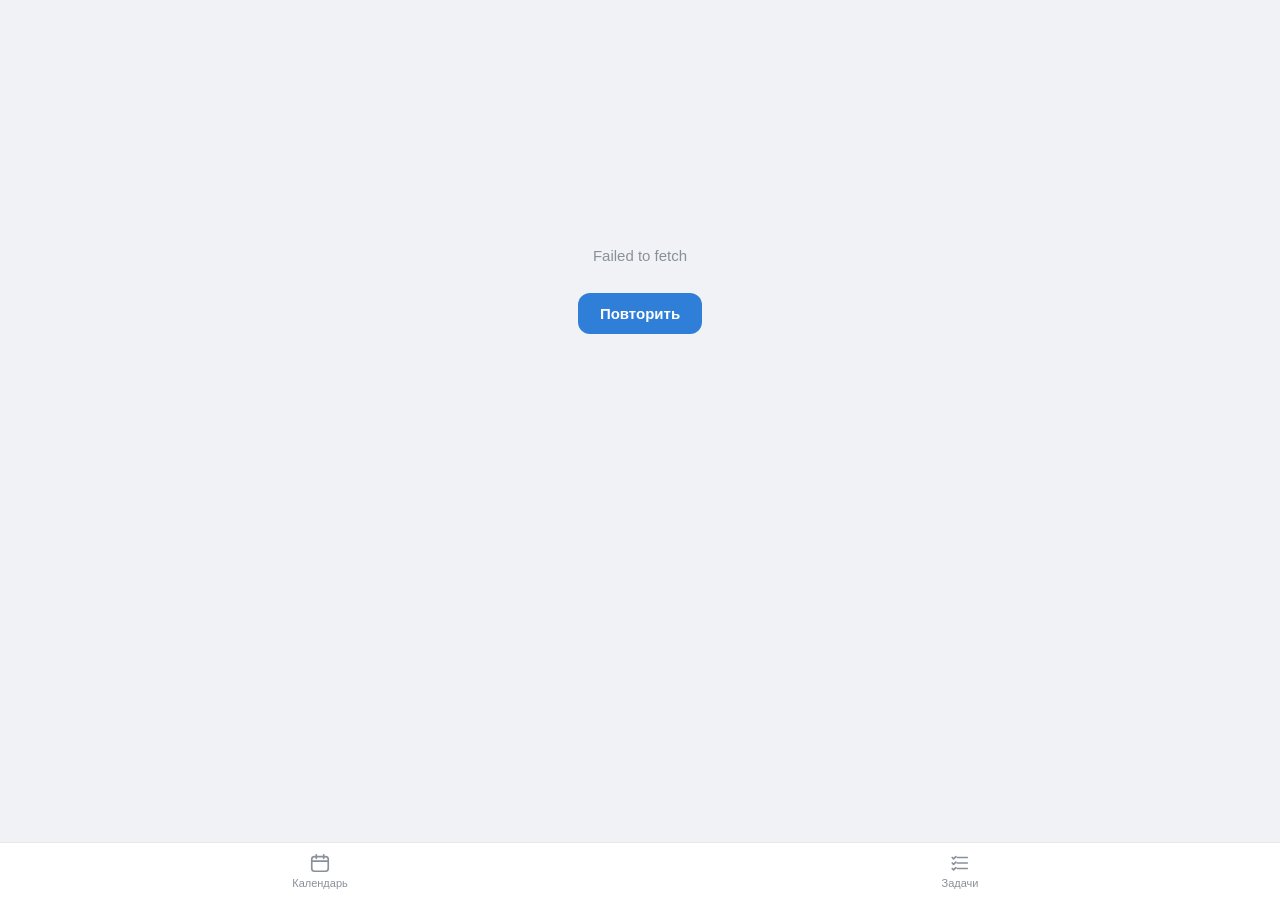
<file: index.html>
<!doctype html>
<html lang="ru">
<head>
  <meta charset="utf-8">
  <meta name="viewport" content="width=device-width, initial-scale=1, maximum-scale=1, viewport-fit=cover">
  <title>ГПиАС</title>
  <script src="https://telegram.org/js/telegram-web-app.js"></script>
  <link rel="stylesheet" href="style.css">
</head>
<body>
  <main id="view"></main>

  <nav class="tabbar">
    <button data-action="tab" data-tab="calendar">
      <svg viewBox="0 0 24 24"><rect x="3" y="5" width="18" height="16" rx="3"/><path d="M3 10h18M8 3v4M16 3v4"/></svg>
      <span>Календарь</span>
    </button>
    <button data-action="tab" data-tab="tasks">
      <svg viewBox="0 0 24 24"><path d="M9 6h11M9 12h11M9 18h11"/><path d="m3.5 6 1.5 1.5L7.5 5M3.5 12l1.5 1.5 2.5-2.5M3.5 18l1.5 1.5 2.5-2.5"/></svg>
      <span>Задачи</span>
    </button>
  </nav>

  <div id="sheet" class="sheet" hidden>
    <div class="sheet-backdrop" data-action="close-sheet"></div>
    <div class="sheet-panel" id="sheet-panel"></div>
  </div>
  <div id="toast" class="toast" hidden></div>

  <script src="config.js"></script>
  <script src="app.js"></script>
</body>
</html>
</file>
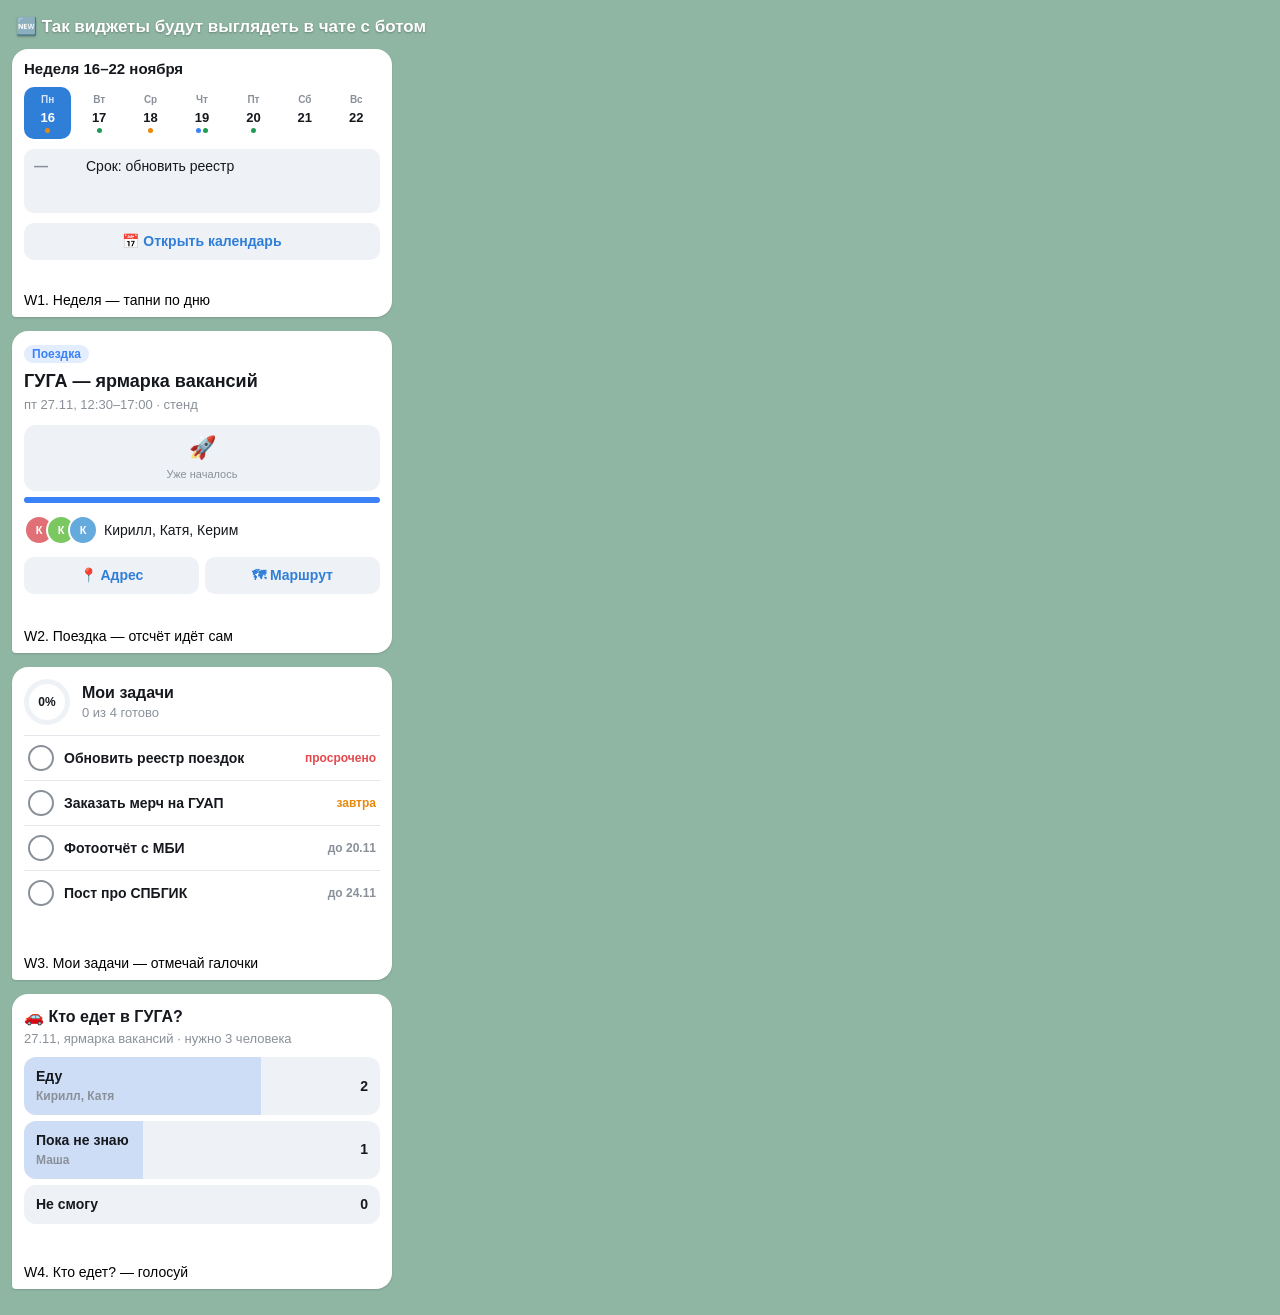
<file: widgets.html>
<!doctype html><html lang=ru><head><meta charset=utf-8><meta name=viewport content="width=device-width,initial-scale=1"><title>Виджеты ГПиАС — превью</title><script src="https://telegram.org/js/telegram-web-app.js"></script><style>body{margin:0;padding:12px;background:#8fb5a3;font:15px -apple-system,Roboto,sans-serif}h1{font-size:17px;color:#fff;text-shadow:0 1px 2px #0004;margin:4px 4px 12px}.msg{max-width:380px;background:#fff;border-radius:16px 16px 16px 4px;margin:0 0 14px;overflow:hidden;box-shadow:0 1px 2px #0002}iframe{display:block;width:100%;border:0;height:200px}.cap{padding:6px 12px 9px;font-size:14px}.t{position:fixed;left:50%;bottom:24px;transform:translateX(-50%);background:#000c;color:#fff;padding:8px 14px;border-radius:10px;font-size:14px;display:none}</style></head><body><h1>🆕 Так виджеты будут выглядеть в чате с ботом</h1><div class="msg"><iframe srcdoc="<!doctype html><meta charset=utf-8><style>:root{--tg-theme-bg-color:#fff;--tg-theme-text-color:#15181d;--tg-theme-hint-color:#8a9099;--tg-theme-button-color:#2f7fd8;--tg-theme-button-text-color:#fff;--tg-theme-secondary-bg-color:#eef1f5;--tg-theme-section-separator-color:#e3e6ea;--tg-theme-destructive-text-color:#e5484d}body{font:15px/1.35 -apple-system,Roboto,sans-serif;color:var(--tg-theme-text-color);margin:8px 12px}button{font:inherit;font-size:14px;font-weight:600;border:0;border-radius:10px;padding:9px 10px;background:var(--tg-theme-secondary-bg-color);color:var(--tg-theme-button-color)}</style><script>(function(){var P=window.parent.Telegram&amp;&amp;window.parent.Telegram.WebApp;var H=P&amp;&amp;P.HapticFeedback;var noop=function(){return this};window.TelegramWidget={chatData:&quot;{\&quot;title\&quot;:\&quot;Неделя 16–22 ноября\&quot;,\&quot;start\&quot;:\&quot;2026-11-16\&quot;,\&quot;days\&quot;:[[[\&quot;k\&quot;,\&quot;\&quot;,\&quot;Срок: обновить реестр\&quot;]],[[\&quot;m\&quot;,\&quot;18:00\&quot;,\&quot;Планёрка амбассадоров\&quot;]],[[\&quot;k\&quot;,\&quot;\&quot;,\&quot;Срок: заказать мерч\&quot;]],[[\&quot;t\&quot;,\&quot;\&quot;,\&quot;ГУАП — ярмарка вакансий\&quot;],[\&quot;m\&quot;,\&quot;16:00\&quot;,\&quot;Созвон по мерчу\&quot;]],[[\&quot;m\&quot;,\&quot;11:00\&quot;,\&quot;Созвон с ментором\&quot;]],[],[]]}&quot;,publicData:null,colorScheme:&quot;light&quot;,onEvent:function(){},offEvent:function(){},ready:function(){},HapticFeedback:{impactOccurred:function(s){H&amp;&amp;H.impactOccurred(s);return this},notificationOccurred:function(s){H&amp;&amp;H.notificationOccurred(s);return this},selectionChanged:function(){H&amp;&amp;H.selectionChanged();return this}},copyText:function(t){window.parent.postMessage({copy:t},&quot;*&quot;)},openLink:function(u){P?P.openLink(u):window.open(u)},openTelegramLink:function(u){P?P.openTelegramLink(u):window.open(u)}};})();</script><!-- Виджет «Неделя»: полоса из 7 дней, по тапу — события дня. Данные — chat_data от бота. -->
<style>
  body { margin: 0; padding: 10px 12px max(10px, env(safe-area-inset-bottom)); }
  h3 { margin: 0 0 8px; font-size: 15px; }
  .days { display: grid; grid-template-columns: repeat(7, 1fr); gap: 4px; }
  .d { display: grid; justify-items: center; gap: 2px; padding: 6px 0; border-radius: 10px; background: none; color: var(--tg-theme-text-color); font-size: 13px; }
  .d small { font-size: 10px; color: var(--tg-theme-hint-color); }
  .d.on { background: var(--tg-theme-button-color); color: var(--tg-theme-button-text-color); }
  .d.on small { color: inherit; opacity: .8; }
  .dots { display: flex; gap: 2px; height: 5px; }
  .dots i { width: 5px; height: 5px; border-radius: 50%; }
  .t { background: #3b82f6; } .m { background: #1f9d55; } .k { background: #e8890c; }
  .list { margin-top: 10px; display: grid; gap: 6px; min-height: 64px; }
  .ev { display: flex; gap: 10px; padding: 8px 10px; border-radius: 10px; background: var(--tg-theme-secondary-bg-color); font-size: 14px; }
  .ev b { min-width: 42px; font-weight: 600; color: var(--tg-theme-hint-color); }
  .empty { color: var(--tg-theme-hint-color); font-size: 14px; padding: 8px 2px; }
  .open { width: 100%; margin-top: 10px; }
</style>
<h3 id=&quot;title&quot;>Неделя</h3>
<div class=&quot;days&quot; id=&quot;days&quot;></div>
<div class=&quot;list&quot; id=&quot;list&quot;></div>
<button class=&quot;open&quot; id=&quot;open&quot;>📅 Открыть календарь</button>
<script>
  const W = window.TelegramWidget;
  const WD = ['Вс', 'Пн', 'Вт', 'Ср', 'Чт', 'Пт', 'Сб'];
  let data = { start: '2026-11-16', days: [] };
  let sel = 0;
  function parse() { try { data = JSON.parse(W.chatData) || data; } catch (e) {} }
  function render() {
    const s = new Date(data.start + 'T00:00:00');
    document.getElementById('title').textContent = data.title || 'Неделя';
    document.getElementById('days').innerHTML = [0, 1, 2, 3, 4, 5, 6].map(i => {
      const d = new Date(s.getTime() + i * 864e5);
      const evs = data.days[i] || [];
      return `<button class=&quot;d ${i === sel ? 'on' : ''}&quot; data-i=&quot;${i}&quot;><small>${WD[d.getDay()]}</small>${d.getDate()}` +
        `<span class=&quot;dots&quot;>${evs.slice(0, 3).map(e => `<i class=&quot;${e[0]}&quot;></i>`).join('')}</span></button>`;
    }).join('');
    const evs = data.days[sel] || [];
    document.getElementById('list').innerHTML = evs.length
      ? evs.map(e => `<div class=&quot;ev&quot;><b>${e[1] || '—'}</b><span>${e[2]}</span></div>`).join('')
      : '<div class=&quot;empty&quot;>Свободный день 🙌</div>';
  }
  document.getElementById('days').addEventListener('click', e => {
    const b = e.target.closest('[data-i]');
    if (!b) return;
    sel = Number(b.dataset.i);
    W.HapticFeedback.selectionChanged();
    render();
  });
  document.getElementById('open').addEventListener('click', () => W.openTelegramLink('https://t.me/gpias_bot?startapp'));
  W.onEvent('chatDataChanged', () => { parse(); render(); });
  parse();
  render();
  W.ready();
</script>
" onload="fit(this)"></iframe><div class="cap">W1. Неделя — тапни по дню</div></div><div class="msg"><iframe srcdoc="<!doctype html><meta charset=utf-8><style>:root{--tg-theme-bg-color:#fff;--tg-theme-text-color:#15181d;--tg-theme-hint-color:#8a9099;--tg-theme-button-color:#2f7fd8;--tg-theme-button-text-color:#fff;--tg-theme-secondary-bg-color:#eef1f5;--tg-theme-section-separator-color:#e3e6ea;--tg-theme-destructive-text-color:#e5484d}body{font:15px/1.35 -apple-system,Roboto,sans-serif;color:var(--tg-theme-text-color);margin:8px 12px}button{font:inherit;font-size:14px;font-weight:600;border:0;border-radius:10px;padding:9px 10px;background:var(--tg-theme-secondary-bg-color);color:var(--tg-theme-button-color)}</style><script>(function(){var P=window.parent.Telegram&amp;&amp;window.parent.Telegram.WebApp;var H=P&amp;&amp;P.HapticFeedback;var noop=function(){return this};window.TelegramWidget={chatData:&quot;{\&quot;title\&quot;:\&quot;ГУГА — ярмарка вакансий\&quot;,\&quot;when\&quot;:\&quot;пт 27.11, 12:30–17:00\&quot;,\&quot;format\&quot;:\&quot;стенд\&quot;,\&quot;at\&quot;:1795771800,\&quot;sent\&quot;:1794819600,\&quot;people\&quot;:[\&quot;Кирилл\&quot;,\&quot;Катя\&quot;,\&quot;Керим\&quot;],\&quot;address\&quot;:\&quot;Санкт-Петербург, ул. Пилотов, 38\&quot;}&quot;,publicData:null,colorScheme:&quot;light&quot;,onEvent:function(){},offEvent:function(){},ready:function(){},HapticFeedback:{impactOccurred:function(s){H&amp;&amp;H.impactOccurred(s);return this},notificationOccurred:function(s){H&amp;&amp;H.notificationOccurred(s);return this},selectionChanged:function(){H&amp;&amp;H.selectionChanged();return this}},copyText:function(t){window.parent.postMessage({copy:t},&quot;*&quot;)},openLink:function(u){P?P.openLink(u):window.open(u)},openTelegramLink:function(u){P?P.openTelegramLink(u):window.open(u)}};})();</script><!-- Виджет «Поездка»: живой обратный отсчёт, участники, адрес и маршрут в один тап. Данные — chat_data. -->
<style>
  body { margin: 0; padding: 12px 12px max(12px, env(safe-area-inset-bottom)); }
  .tag { display: inline-block; padding: 1px 8px; border-radius: 99px; font-size: 12px; font-weight: 600; color: #3b82f6; background: rgba(59,130,246,.14); }
  h3 { margin: 6px 0 2px; font-size: 18px; }
  .sub { color: var(--tg-theme-hint-color); font-size: 13px; }
  .count { display: flex; gap: 6px; margin: 12px 0 6px; }
  .count div { flex: 1; text-align: center; padding: 8px 0; border-radius: 12px; background: var(--tg-theme-secondary-bg-color); }
  .count b { display: block; font-size: 22px; font-variant-numeric: tabular-nums; }
  .count small { font-size: 11px; color: var(--tg-theme-hint-color); }
  .bar { height: 6px; border-radius: 3px; background: var(--tg-theme-secondary-bg-color); overflow: hidden; }
  .bar i { display: block; height: 100%; background: #3b82f6; transition: width .6s; }
  .people { display: flex; align-items: center; gap: 6px; margin: 12px 0; font-size: 14px; }
  .ava { width: 26px; height: 26px; border-radius: 50%; display: grid; place-items: center; color: #fff; font-size: 11px; font-weight: 700; margin-left: -8px; border: 2px solid var(--tg-theme-bg-color); }
  .ava:first-child { margin-left: 0; }
  .row { display: flex; gap: 6px; }
  .row button { flex: 1; }
</style>
<span class=&quot;tag&quot;>Поездка</span>
<h3 id=&quot;title&quot;></h3>
<div class=&quot;sub&quot; id=&quot;sub&quot;></div>
<div class=&quot;count&quot; id=&quot;count&quot;></div>
<div class=&quot;bar&quot;><i id=&quot;bar&quot;></i></div>
<div class=&quot;people&quot; id=&quot;people&quot;></div>
<div class=&quot;row&quot;>
  <button id=&quot;copy&quot;>📍 Адрес</button>
  <button id=&quot;route&quot;>🗺 Маршрут</button>
</div>
<script>
  const W = window.TelegramWidget;
  const COLORS = ['#e17076', '#7bc862', '#65aadd', '#a695e7', '#ee7aae', '#faa774'];
  let t = {};
  function parse() { try { t = JSON.parse(W.chatData) || {}; } catch (e) {} }
  function render() {
    document.getElementById('title').textContent = t.title || '';
    document.getElementById('sub').textContent = [t.when, t.format].filter(Boolean).join(' · ');
    document.getElementById('people').innerHTML =
      `<span style=&quot;display:flex&quot;>${(t.people || []).map((n, i) => `<span class=&quot;ava&quot; style=&quot;background:${COLORS[i % 6]}&quot;>${n[0]}</span>`).join('')}</span>` +
      `<span>${(t.people || []).join(', ') || 'Участники не указаны'}</span>`;
    tick();
  }
  function tick() {
    const left = Math.max(0, t.at * 1000 - Date.now());
    const d = Math.floor(left / 864e5), h = Math.floor(left / 36e5) % 24, m = Math.floor(left / 6e4) % 60;
    document.getElementById('count').innerHTML = left
      ? [[d, 'дн'], [h, 'ч'], [m, 'мин']].map(([v, u]) => `<div><b>${v}</b><small>${u}</small></div>`).join('')
      : '<div><b>🚀</b><small>Уже началось</small></div>';
    // Полоска: сколько прошло от момента отправки до поездки
    const total = t.at * 1000 - (t.sent || 0) * 1000;
    document.getElementById('bar').style.width = total > 0 ? `${Math.min(100, 100 - left / total * 100)}%` : '100%';
  }
  document.getElementById('copy').addEventListener('click', () => { W.copyText(t.address || ''); W.HapticFeedback.notificationOccurred('success'); });
  document.getElementById('route').addEventListener('click', () => W.openLink('https://yandex.ru/maps/?text=' + encodeURIComponent(t.address || '')));
  W.onEvent('chatDataChanged', () => { parse(); render(); });
  parse();
  render();
  setInterval(tick, 20000);
  W.ready();
</script>
" onload="fit(this)"></iframe><div class="cap">W2. Поездка — отсчёт идёт сам</div></div><div class="msg"><iframe srcdoc="<!doctype html><meta charset=utf-8><style>:root{--tg-theme-bg-color:#fff;--tg-theme-text-color:#15181d;--tg-theme-hint-color:#8a9099;--tg-theme-button-color:#2f7fd8;--tg-theme-button-text-color:#fff;--tg-theme-secondary-bg-color:#eef1f5;--tg-theme-section-separator-color:#e3e6ea;--tg-theme-destructive-text-color:#e5484d}body{font:15px/1.35 -apple-system,Roboto,sans-serif;color:var(--tg-theme-text-color);margin:8px 12px}button{font:inherit;font-size:14px;font-weight:600;border:0;border-radius:10px;padding:9px 10px;background:var(--tg-theme-secondary-bg-color);color:var(--tg-theme-button-color)}</style><script>(function(){var P=window.parent.Telegram&amp;&amp;window.parent.Telegram.WebApp;var H=P&amp;&amp;P.HapticFeedback;var noop=function(){return this};window.TelegramWidget={chatData:&quot;[[\&quot;Обновить реестр поездок\&quot;,\&quot;просрочено\&quot;,\&quot;late\&quot;],[\&quot;Заказать мерч на ГУАП\&quot;,\&quot;завтра\&quot;,\&quot;soon\&quot;],[\&quot;Фотоотчёт с МБИ\&quot;,\&quot;до 20.11\&quot;],[\&quot;Пост про СПБГИК\&quot;,\&quot;до 24.11\&quot;]]&quot;,publicData:null,colorScheme:&quot;light&quot;,onEvent:function(){},offEvent:function(){},ready:function(){},HapticFeedback:{impactOccurred:function(s){H&amp;&amp;H.impactOccurred(s);return this},notificationOccurred:function(s){H&amp;&amp;H.notificationOccurred(s);return this},selectionChanged:function(){H&amp;&amp;H.selectionChanged();return this}},copyText:function(t){window.parent.postMessage({copy:t},&quot;*&quot;)},openLink:function(u){P?P.openLink(u):window.open(u)},openTelegramLink:function(u){P?P.openTelegramLink(u):window.open(u)}};})();</script><!-- Виджет «Мои задачи»: чек-лист с кольцом прогресса. В демо отметки хранятся на устройстве (localStorage сообщения). -->
<style>
  body { margin: 0; padding: 12px 12px max(12px, env(safe-area-inset-bottom)); }
  .head { display: flex; align-items: center; gap: 12px; margin-bottom: 10px; }
  .ring { width: 46px; height: 46px; border-radius: 50%; display: grid; place-items: center; font-size: 12px; font-weight: 700; }
  .ring span { width: 36px; height: 36px; border-radius: 50%; display: grid; place-items: center; background: var(--tg-theme-bg-color); }
  h3 { margin: 0; font-size: 16px; }
  .sub { color: var(--tg-theme-hint-color); font-size: 13px; }
  .task { display: flex; align-items: center; gap: 10px; width: 100%; padding: 9px 4px; background: none; color: var(--tg-theme-text-color); text-align: left; border-top: 1px solid var(--tg-theme-section-separator-color); border-radius: 0; font-size: 14px; }
  .box { flex: none; width: 22px; height: 22px; border-radius: 50%; border: 2px solid var(--tg-theme-hint-color); display: grid; place-items: center; color: #fff; font-size: 13px; transition: all .2s; }
  .done .box { background: #1f9d55; border-color: #1f9d55; }
  .done .name { color: var(--tg-theme-hint-color); text-decoration: line-through; }
  .name { flex: 1; }
  .due { font-size: 12px; color: var(--tg-theme-hint-color); }
  .late { color: var(--tg-theme-destructive-text-color); font-weight: 600; }
  .soon { color: #e8890c; font-weight: 600; }
  .party { text-align: center; font-size: 14px; padding: 6px 0 0; }
</style>
<div class=&quot;head&quot;>
  <div class=&quot;ring&quot; id=&quot;ring&quot;><span id=&quot;pct&quot;></span></div>
  <div><h3>Мои задачи</h3><div class=&quot;sub&quot; id=&quot;sub&quot;></div></div>
</div>
<div id=&quot;list&quot;></div>
<div class=&quot;party&quot; id=&quot;party&quot;></div>
<script>
  const W = window.TelegramWidget;
  let tasks = [];
  let done = {};
  try { tasks = JSON.parse(W.chatData) || []; } catch (e) {}
  try { done = JSON.parse(localStorage.getItem('done')) || {}; } catch (e) {}
  function render() {
    const n = tasks.filter((t, i) => done[i]).length;
    const p = tasks.length ? Math.round(n / tasks.length * 100) : 0;
    document.getElementById('ring').style.background = `conic-gradient(#1f9d55 ${p * 3.6}deg, var(--tg-theme-secondary-bg-color) 0)`;
    document.getElementById('pct').textContent = `${p}%`;
    document.getElementById('sub').textContent = `${n} из ${tasks.length} готово`;
    document.getElementById('list').innerHTML = tasks.map((t, i) =>
      `<button class=&quot;task ${done[i] ? 'done' : ''}&quot; data-i=&quot;${i}&quot;><span class=&quot;box&quot;>${done[i] ? '✓' : ''}</span>` +
      `<span class=&quot;name&quot;>${t[0]}</span><span class=&quot;due ${t[2] || ''}&quot;>${t[1] || ''}</span></button>`).join('');
    document.getElementById('party').textContent = n &amp;&amp; n === tasks.length ? '🎉 Всё сделано!' : '';
  }
  document.getElementById('list').addEventListener('click', e => {
    const b = e.target.closest('[data-i]');
    if (!b) return;
    done[b.dataset.i] = !done[b.dataset.i];
    try { localStorage.setItem('done', JSON.stringify(done)); } catch (err) {}
    W.HapticFeedback.impactOccurred(done[b.dataset.i] ? 'medium' : 'light');
    render();
  });
  render();
  W.ready();
</script>
" onload="fit(this)"></iframe><div class="cap">W3. Мои задачи — отмечай галочки</div></div><div class="msg"><iframe srcdoc="<!doctype html><meta charset=utf-8><style>:root{--tg-theme-bg-color:#fff;--tg-theme-text-color:#15181d;--tg-theme-hint-color:#8a9099;--tg-theme-button-color:#2f7fd8;--tg-theme-button-text-color:#fff;--tg-theme-secondary-bg-color:#eef1f5;--tg-theme-section-separator-color:#e3e6ea;--tg-theme-destructive-text-color:#e5484d}body{font:15px/1.35 -apple-system,Roboto,sans-serif;color:var(--tg-theme-text-color);margin:8px 12px}button{font:inherit;font-size:14px;font-weight:600;border:0;border-radius:10px;padding:9px 10px;background:var(--tg-theme-secondary-bg-color);color:var(--tg-theme-button-color)}</style><script>(function(){var P=window.parent.Telegram&amp;&amp;window.parent.Telegram.WebApp;var H=P&amp;&amp;P.HapticFeedback;var noop=function(){return this};window.TelegramWidget={chatData:&quot;{\&quot;votes\&quot;:[[\&quot;Кирилл\&quot;,\&quot;Катя\&quot;],[\&quot;Маша\&quot;],[]]}&quot;,publicData:null,colorScheme:&quot;light&quot;,onEvent:function(){},offEvent:function(){},ready:function(){},HapticFeedback:{impactOccurred:function(s){H&amp;&amp;H.impactOccurred(s);return this},notificationOccurred:function(s){H&amp;&amp;H.notificationOccurred(s);return this},selectionChanged:function(){H&amp;&amp;H.selectionChanged();return this}},copyText:function(t){window.parent.postMessage({copy:t},&quot;*&quot;)},openLink:function(u){P?P.openLink(u):window.open(u)},openTelegramLink:function(u){P?P.openTelegramLink(u):window.open(u)}};})();</script><!-- Виджет «Кто едет?»: живые полоски голосов. В демо голос учитывается на устройстве; в рабочей версии — через бота. -->
<style>
  body { margin: 0; padding: 12px 12px max(12px, env(safe-area-inset-bottom)); }
  h3 { margin: 0 0 2px; font-size: 16px; }
  .sub { color: var(--tg-theme-hint-color); font-size: 13px; margin-bottom: 10px; }
  .opt { position: relative; display: flex; align-items: center; gap: 8px; width: 100%; margin-bottom: 6px; padding: 10px 12px; border-radius: 12px; background: var(--tg-theme-secondary-bg-color); color: var(--tg-theme-text-color); overflow: hidden; text-align: left; font-size: 14px; }
  .fill { position: absolute; inset: 0 auto 0 0; background: rgba(59,130,246,.18); transition: width .5s ease-out; }
  .opt.me .fill { background: rgba(31,157,85,.25); }
  .opt span { position: relative; }
  .opt .n { margin-left: auto; font-weight: 600; font-variant-numeric: tabular-nums; }
  .who { position: relative; font-size: 12px; color: var(--tg-theme-hint-color); }
</style>
<h3>🚗 Кто едет в ГУГА?</h3>
<div class=&quot;sub&quot;>27.11, ярмарка вакансий · нужно 3 человека</div>
<div id=&quot;opts&quot;></div>
<script>
  const W = window.TelegramWidget;
  const OPTS = ['Еду', 'Пока не знаю', 'Не смогу'];
  let base = { votes: [[], [], []] };
  try { base = JSON.parse(W.chatData) || base; } catch (e) {}
  let mine = null;
  try { mine = JSON.parse(localStorage.getItem('vote')); } catch (e) {}
  function render() {
    const votes = base.votes.map((v, i) => (mine === i ? v.concat('Ты') : v));
    const total = votes.reduce((s, v) => s + v.length, 0) || 1;
    document.getElementById('opts').innerHTML = OPTS.map((o, i) =>
      `<button class=&quot;opt ${mine === i ? 'me' : ''}&quot; data-i=&quot;${i}&quot;><i class=&quot;fill&quot; style=&quot;width:${votes[i].length / total * 100}%&quot;></i>` +
      `<span>${mine === i ? '✓ ' : ''}${o}<br><span class=&quot;who&quot;>${votes[i].join(', ')}</span></span><span class=&quot;n&quot;>${votes[i].length}</span></button>`).join('');
  }
  document.getElementById('opts').addEventListener('click', e => {
    const b = e.target.closest('[data-i]');
    if (!b) return;
    const i = Number(b.dataset.i);
    mine = mine === i ? null : i;
    try { localStorage.setItem('vote', JSON.stringify(mine)); } catch (err) {}
    W.HapticFeedback.selectionChanged();
    render();
  });
  render();
  W.ready();
</script>
" onload="fit(this)"></iframe><div class="cap">W4. Кто едет? — голосуй</div></div><div class=t id=t></div><script>var tg=window.Telegram&&Telegram.WebApp;tg&&tg.ready();tg&&tg.expand();function fit(f){var b=f.contentDocument.body;var r=function(){f.style.height=(b.scrollHeight+16)+"px"};r();new ResizeObserver(r).observe(b)}addEventListener("message",function(e){if(e.data&&e.data.copy){navigator.clipboard&&navigator.clipboard.writeText(e.data.copy);var t=document.getElementById("t");t.textContent="Скопировано: "+e.data.copy;t.style.display="block";setTimeout(function(){t.style.display="none"},2000)}})</script></body></html>
</file>
<file: style.css>
/* Цвета берутся из темы Telegram; запасные значения — для открытия в обычном браузере */
:root {
  --bg: var(--tg-theme-secondary-bg-color, #f1f2f6);
  --card: var(--tg-theme-section-bg-color, var(--tg-theme-bg-color, #ffffff));
  --text: var(--tg-theme-text-color, #15181d);
  --hint: var(--tg-theme-hint-color, #8a9099);
  --accent: var(--tg-theme-button-color, #2f7fd8);
  --accent-text: var(--tg-theme-button-text-color, #ffffff);
  --link: var(--tg-theme-link-color, var(--accent));
  --danger: var(--tg-theme-destructive-text-color, #e5484d);
  --sep: color-mix(in srgb, var(--hint) 22%, transparent);
  --soft: color-mix(in srgb, var(--hint) 12%, transparent);
  --trip: #3b82f6;
  --meeting: #1f9d55;
  --warn: #e8890c;
  --radius: 14px;
  --tabbar: 58px;
  color-scheme: light;
}
:root[data-scheme="dark"] { color-scheme: dark; --trip: #5b9bff; --meeting: #35c172; }
@media (prefers-color-scheme: dark) {
  :root:not([data-scheme]) {
    --bg: #0f1115; --card: #1a1d23; --text: #eef0f3; --hint: #8b919b; color-scheme: dark;
  }
}

* { box-sizing: border-box; -webkit-tap-highlight-color: transparent; }
html, body { margin: 0; background: var(--bg); color: var(--text); overscroll-behavior: none; }
body {
  font: 15px/1.4 -apple-system, BlinkMacSystemFont, "Segoe UI", Roboto, "Helvetica Neue", sans-serif;
  padding-bottom: calc(var(--tabbar) + env(safe-area-inset-bottom));
}
button { font: inherit; color: inherit; background: none; border: 0; padding: 0; cursor: pointer; text-align: inherit; }
input, textarea { font: inherit; color: var(--text); }
svg { width: 22px; height: 22px; fill: none; stroke: currentColor; stroke-width: 1.8; stroke-linecap: round; stroke-linejoin: round; }

#view { max-width: 640px; margin: 0 auto; padding: 12px 12px 88px; }
.center { min-height: 60vh; display: grid; place-items: center; text-align: center; gap: 12px; align-content: center; color: var(--hint); }
.spinner { width: 28px; height: 28px; border: 3px solid var(--soft); border-top-color: var(--accent); border-radius: 50%; animation: spin .8s linear infinite; }
@keyframes spin { to { transform: rotate(360deg); } }

/* Панель вкладок */
.tabbar {
  position: fixed; inset: auto 0 0 0; z-index: 10; display: flex;
  height: calc(var(--tabbar) + env(safe-area-inset-bottom)); padding-bottom: env(safe-area-inset-bottom);
  background: var(--card); border-top: 1px solid var(--sep);
}
.tabbar button { flex: 1; display: grid; justify-items: center; align-content: center; gap: 2px; font-size: 11px; color: var(--hint); text-align: center; }
.tabbar button.active { color: var(--accent); }

/* Общие элементы */
.toolbar { display: flex; align-items: center; justify-content: space-between; gap: 10px; margin-bottom: 10px; }
.seg { display: inline-flex; background: var(--soft); border-radius: 10px; padding: 2px; }
.seg button { padding: 6px 12px; border-radius: 8px; font-size: 14px; color: var(--hint); }
.seg button.on { background: var(--card); color: var(--text); font-weight: 600; box-shadow: 0 1px 2px rgb(0 0 0 / .08); }
.switch { display: inline-flex; align-items: center; gap: 6px; font-size: 14px; color: var(--hint); user-select: none; }
.switch input { accent-color: var(--accent); width: 18px; height: 18px; margin: 0; }
.card { background: var(--card); border-radius: var(--radius); }
.section-title { margin: 18px 4px 8px; font-size: 13px; font-weight: 600; text-transform: uppercase; letter-spacing: .02em; color: var(--hint); }
.section-title button { color: inherit; font: inherit; text-transform: inherit; }
.empty { padding: 22px 16px; text-align: center; color: var(--hint); }
.tag { display: inline-block; padding: 1px 8px; border-radius: 999px; font-size: 12px; font-weight: 600; }
.tag.trip { color: var(--trip); background: color-mix(in srgb, var(--trip) 14%, transparent); }
.tag.meeting { color: var(--meeting); background: color-mix(in srgb, var(--meeting) 14%, transparent); }
.tag.mine { color: var(--accent); background: color-mix(in srgb, var(--accent) 14%, transparent); }
.fab {
  position: fixed; right: 16px; bottom: calc(var(--tabbar) + env(safe-area-inset-bottom) + 14px); z-index: 9;
  padding: 12px 18px; border-radius: 999px; background: var(--accent); color: var(--accent-text);
  font-weight: 600; box-shadow: 0 6px 18px rgb(0 0 0 / .18);
}

/* Месяц */
.monthbar { display: flex; align-items: center; justify-content: space-between; padding: 10px 6px 6px; }
.monthbar b { font-size: 17px; }
.monthbar button { width: 36px; height: 36px; border-radius: 50%; display: grid; place-items: center; color: var(--accent); }
.monthbar button:active { background: var(--soft); }
.grid { display: grid; grid-template-columns: repeat(7, 1fr); padding: 0 6px 8px; }
.wd { text-align: center; font-size: 12px; color: var(--hint); padding: 4px 0; }
.day { height: 46px; display: grid; justify-items: center; align-content: center; gap: 3px; border-radius: 12px; text-align: center; }
.day span { width: 30px; height: 30px; display: grid; place-items: center; border-radius: 50%; font-size: 15px; }
.day.out { color: var(--hint); opacity: .55; }
.day.today span { color: var(--accent); font-weight: 700; }
.day.sel span { background: var(--accent); color: var(--accent-text); font-weight: 700; }
.dots { display: flex; gap: 3px; height: 5px; }
.dot { width: 5px; height: 5px; border-radius: 50%; opacity: .45; }
.dot.mine { opacity: 1; }
.dot.trip { background: var(--trip); }
.dot.meeting { background: var(--meeting); }
.legend { display: flex; gap: 14px; justify-content: center; padding: 0 0 10px; font-size: 12px; color: var(--hint); }
.legend i { display: inline-block; width: 8px; height: 8px; border-radius: 50%; margin-right: 5px; vertical-align: 1px; }

/* События */
.events { display: grid; gap: 8px; }
.ev { display: flex; gap: 12px; width: 100%; padding: 12px 14px; position: relative; overflow: hidden; }
.ev::before { content: ""; position: absolute; inset: 0 auto 0 0; width: 4px; }
.ev.trip::before { background: var(--trip); }
.ev.meeting::before { background: var(--meeting); }
.ev-time { min-width: 52px; font-size: 13px; color: var(--hint); padding-top: 1px; }
.ev-body { flex: 1; min-width: 0; display: grid; gap: 3px; }
.ev-title { font-weight: 600; }
.ev-sub { font-size: 13px; color: var(--hint); overflow: hidden; text-overflow: ellipsis; white-space: nowrap; }
.ev-tags { display: flex; gap: 6px; flex-wrap: wrap; }

/* Задачи */
.tasks { display: grid; gap: 8px; }
.task { display: flex; align-items: flex-start; gap: 12px; padding: 12px 14px; }
.tick {
  flex: none; width: 24px; height: 24px; margin-top: 1px; border-radius: 50%; border: 2px solid var(--sep);
  display: grid; place-items: center; color: transparent;
}
.tick svg { width: 14px; height: 14px; stroke-width: 3; }
.tick.doing { border-color: var(--warn); }
.tick.on { background: var(--meeting); border-color: var(--meeting); color: #fff; }
.task-main { flex: 1; min-width: 0; display: grid; gap: 6px; }
.task-title { font-weight: 500; overflow-wrap: anywhere; }
.task.done .task-title { color: var(--hint); text-decoration: line-through; }
.task-meta { display: flex; align-items: center; gap: 8px; flex-wrap: wrap; font-size: 13px; color: var(--hint); }
.due.soon { color: var(--warn); font-weight: 600; }
.due.late { color: var(--danger); font-weight: 600; }
.avatars { display: inline-flex; }
.avatars .ava { margin-left: -6px; border: 2px solid var(--card); }
.avatars .ava:first-child { margin-left: 0; }
.ava {
  width: 24px; height: 24px; border-radius: 50%; display: inline-grid; place-items: center; flex: none;
  font-size: 11px; font-weight: 700; color: #fff;
}
.ava.more { background: var(--soft); color: var(--hint); }
.avatars .ava.ok { border-color: var(--meeting); }
.progress { font-weight: 600; color: var(--meeting); }
.done-list { display: grid; gap: 1px; background: var(--sep); border-radius: 12px; overflow: hidden; }
.done-list div { display: flex; align-items: center; gap: 10px; padding: 9px 12px; background: var(--card); }
.done-list .mark { margin-left: auto; color: var(--hint); }
.done-list .mark.ok { color: var(--meeting); font-weight: 600; }

/* Окно просмотра и форм — на весь экран, чтобы не ездило под пальцем и клавиатурой */
.sheet { position: fixed; inset: 0; z-index: 20; background: var(--bg); }
.sheet[hidden] { display: none; }
.sheet-backdrop { display: none; }
.sheet-panel {
  position: absolute; inset: 0; overflow-y: auto; overscroll-behavior: contain; -webkit-overflow-scrolling: touch;
  max-width: 640px; margin: 0 auto; background: var(--bg);
  padding: calc(12px + env(safe-area-inset-top)) 16px calc(28px + env(safe-area-inset-bottom)); animation: fade .15s;
}
.sheet-close {
  float: right; width: 34px; height: 34px; margin: 0 0 0 10px; border-radius: 50%; background: var(--soft);
  display: grid; place-items: center; color: var(--hint);
}
.sheet-close svg { width: 18px; height: 18px; }
@keyframes fade { from { opacity: 0; } }
.sheet h2 { margin: 4px 0 14px; font-size: 20px; line-height: 1.25; overflow-wrap: anywhere; }

/* Карточка события */
.kv { display: grid; gap: 1px; background: var(--sep); border-radius: var(--radius); overflow: hidden; }
.kv > div { display: flex; gap: 12px; padding: 11px 14px; background: var(--card); }
.kv .k { width: 22px; flex: none; text-align: center; }
.kv .v { flex: 1; min-width: 0; overflow-wrap: anywhere; }
.kv .v small { display: block; color: var(--hint); font-size: 12px; }
.chips { display: flex; flex-wrap: wrap; gap: 6px; }
.chip { display: inline-flex; align-items: center; gap: 6px; padding: 3px 10px 3px 3px; border-radius: 999px; background: var(--soft); font-size: 14px; }
.note { margin: 12px 4px 0; font-size: 13px; color: var(--hint); }
a, .link { color: var(--link); text-decoration: none; }

/* Формы */
.form { display: grid; gap: 12px; }
.field { display: grid; gap: 5px; }
.field > span { font-size: 13px; color: var(--hint); padding-left: 4px; }
.field input, .field textarea {
  width: 100%; padding: 11px 12px; border: 1px solid transparent; border-radius: 12px; background: var(--card); outline: none;
  font-size: 16px; /* меньше 16px — iPhone приближает поле и экран дёргается */
}
.field input:focus, .field textarea:focus { border-color: var(--accent); }
.field textarea { resize: vertical; min-height: 70px; }
.row2 { display: grid; grid-template-columns: 1fr 1fr; gap: 10px; }
.check { display: flex; align-items: center; gap: 10px; padding: 4px; font-size: 14px; }
.check input { width: 20px; height: 20px; margin: 0; accent-color: var(--accent); flex: none; }
.statuses { display: grid; grid-template-columns: repeat(3, 1fr); gap: 6px; }
.statuses label { position: relative; }
.statuses input { position: absolute; opacity: 0; }
.statuses span { display: block; padding: 9px 4px; border-radius: 10px; background: var(--card); text-align: center; font-size: 13px; }
.statuses input:checked + span { background: var(--accent); color: var(--accent-text); font-weight: 600; }
.picker { background: var(--card); border-radius: 12px; overflow: hidden; }
.picker input[type="search"] { width: 100%; padding: 10px 12px; font-size: 16px; border: 0; border-bottom: 1px solid var(--sep); background: transparent; outline: none; }
.picker-list { max-height: 230px; overflow-y: auto; }
.person { display: flex; align-items: center; gap: 10px; padding: 8px 12px; }
.person + .person { border-top: 1px solid var(--sep); }
.person input { width: 20px; height: 20px; margin: 0; accent-color: var(--accent); flex: none; }
.person small { color: var(--hint); }
.person[hidden] { display: none; }
.btn { display: block; width: 100%; padding: 13px; border-radius: 12px; font-weight: 600; text-align: center; background: var(--card); }
.btn.primary { background: var(--accent); color: var(--accent-text); }
.btn.danger { color: var(--danger); }
.btn[disabled] { opacity: .6; }
.actions { display: grid; gap: 8px; margin-top: 14px; }

.toast {
  position: fixed; left: 50%; bottom: calc(var(--tabbar) + env(safe-area-inset-bottom) + 76px); z-index: 30;
  transform: translateX(-50%); max-width: calc(100% - 32px); padding: 10px 16px; border-radius: 12px;
  background: rgb(20 22 26 / .92); color: #fff; font-size: 14px; text-align: center; animation: fade .2s;
}
.toast[hidden] { display: none; }
</file>
